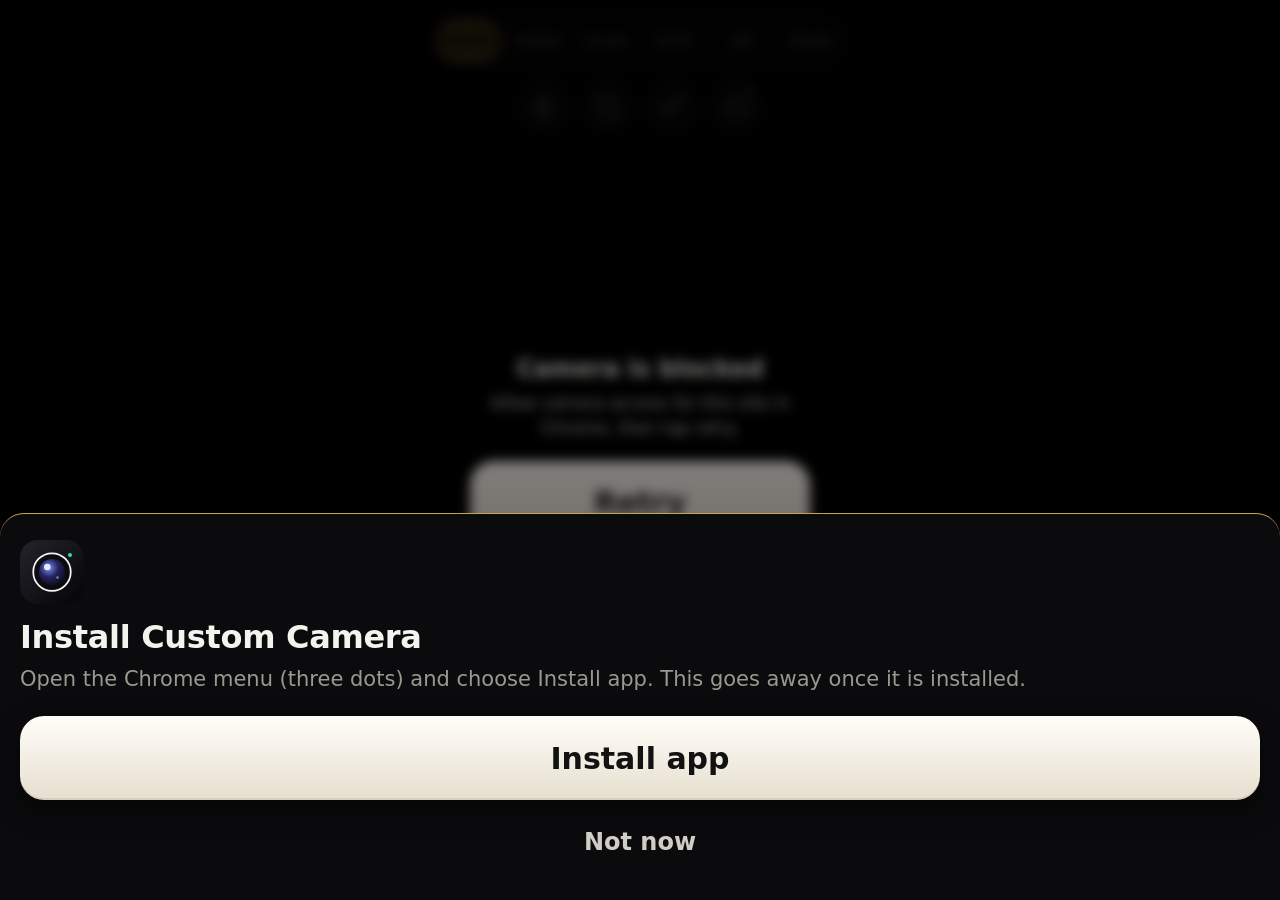
<file: index.html>
<!doctype html>
<html lang="en">
<head>
<meta charset="utf-8">
<meta name="viewport" content="width=device-width,initial-scale=1,viewport-fit=cover,user-scalable=no">
<meta name="theme-color" content="#000000">
<meta name="mobile-web-app-capable" content="yes">
<meta name="apple-mobile-web-app-capable" content="yes">
<link rel="manifest" href="manifest.webmanifest">
<link rel="icon" href="icons/icon.svg" type="image/svg+xml">
<link rel="apple-touch-icon" href="icons/icon-192.png">
<title>Custom Camera</title>
<link rel="stylesheet" href="styles.css">
</head>
<body data-mode="photo">

<svg width="0" height="0" style="position:absolute" aria-hidden="true">
  <symbol id="i-flash" viewBox="0 0 24 24"><path d="M13 2L4 14h7l-1 8 9-12h-7z"/></symbol>
  <symbol id="i-flip" viewBox="0 0 24 24"><path d="M20 11a8 8 0 0 0-14-4M4 4v4h4M4 13a8 8 0 0 0 14 4M20 20v-4h-4"/></symbol>
  <symbol id="i-sun" viewBox="0 0 24 24"><circle cx="12" cy="12" r="4"/><path d="M12 2v2M12 20v2M4.9 4.9l1.4 1.4M17.7 17.7l1.4 1.4M2 12h2M20 12h2M4.9 19.1l1.4-1.4M17.7 6.3l1.4-1.4"/></symbol>
  <symbol id="i-moon" viewBox="0 0 24 24"><path d="M21 13A9 9 0 1 1 11 3a7 7 0 0 0 10 10z"/></symbol>
  <symbol id="i-key" viewBox="0 0 24 24"><circle cx="8" cy="15" r="4"/><path d="M11 12l9-9M17 6l3 3M14 9l2 2"/></symbol>
  <symbol id="i-cloud" viewBox="0 0 24 24"><path d="M7 18a4 4 0 0 1-.5-8A6 6 0 0 1 18 9a4.5 4.5 0 0 1-.5 9z"/></symbol>
  <symbol id="i-heart" viewBox="0 0 24 24"><path d="M12 20s-8-4.6-8-10.5A4.5 4.5 0 0 1 12 7a4.5 4.5 0 0 1 8 2.5C20 15.4 12 20 12 20z"/></symbol>
  <symbol id="i-share" viewBox="0 0 24 24"><path d="M12 15V4M8 8l4-4 4 4M5 13v5a2 2 0 0 0 2 2h10a2 2 0 0 0 2-2v-5"/></symbol>
  <symbol id="i-trash" viewBox="0 0 24 24"><path d="M4 7h16M10 11v6M14 11v6M6 7l1 12a2 2 0 0 0 2 2h6a2 2 0 0 0 2-2l1-12M9 7V4h6v3"/></symbol>
  <symbol id="i-back" viewBox="0 0 24 24"><path d="M15 5l-7 7 7 7"/></symbol>
  <symbol id="i-check" viewBox="0 0 24 24"><path d="M5 12.5l4.5 4.5L19 7"/></symbol>
  <symbol id="i-camera" viewBox="0 0 24 24"><path d="M4 8h3l1.5-2h7L17 8h3v11H4z"/><circle cx="12" cy="13" r="3.5"/></symbol>
  <symbol id="i-sparkle" viewBox="0 0 24 24"><path d="M12 3l1.8 5.2L19 10l-5.2 1.8L12 17l-1.8-5.2L5 10l5.2-1.8z"/><path d="M19 17v4M17 19h4"/></symbol>
  <symbol id="i-mic" viewBox="0 0 24 24"><rect x="9" y="3" width="6" height="11" rx="3"/><path d="M5 11a7 7 0 0 0 14 0M12 18v3"/></symbol>
  <symbol id="i-image" viewBox="0 0 24 24"><rect x="3" y="4" width="18" height="16" rx="3"/><circle cx="9" cy="10" r="1.8"/><path d="M21 16l-5-5-8 8"/></symbol>
  <symbol id="i-select" viewBox="0 0 24 24"><path d="M9 11l3 3 8-8M20 12v7a2 2 0 0 1-2 2H6a2 2 0 0 1-2-2V7a2 2 0 0 1 2-2h9"/></symbol>
  <symbol id="i-refresh" viewBox="0 0 24 24"><path d="M20 11a8 8 0 1 0-2.3 5.7M20 4v7h-7"/></symbol>
  <symbol id="i-copy" viewBox="0 0 24 24"><rect x="9" y="9" width="11" height="11" rx="2"/><path d="M5 15V6a2 2 0 0 1 2-2h8"/></symbol>
  <symbol id="i-scan" viewBox="0 0 24 24"><path d="M4 8V6a2 2 0 0 1 2-2h2M16 4h2a2 2 0 0 1 2 2v2M20 16v2a2 2 0 0 1-2 2h-2M8 20H6a2 2 0 0 1-2-2v-2M4 12h16"/></symbol>
  <symbol id="i-text" viewBox="0 0 24 24"><path d="M5 6V4h14v2M12 4v16M9 20h6"/></symbol>
  <symbol id="i-speaker" viewBox="0 0 24 24"><path d="M4 9v6h4l5 4V5L8 9z"/><path d="M16.5 8.5a5 5 0 0 1 0 7M19 6a8.5 8.5 0 0 1 0 12"/></symbol>
  <symbol id="i-stop" viewBox="0 0 24 24"><rect x="6" y="6" width="12" height="12" rx="2"/></symbol>
  <symbol id="i-pdf" viewBox="0 0 24 24"><path d="M6 3h8l5 5v13H6z"/><path d="M14 3v5h5"/></symbol>
  <symbol id="i-restore" viewBox="0 0 24 24"><path d="M4 12a8 8 0 1 1 2.3 5.7M4 5v7h7"/></symbol>
  <symbol id="i-close" viewBox="0 0 24 24"><path d="M6 6l12 12M18 6L6 18"/></symbol>
</svg>

<div id="app">
  <video id="viewfinder" autoplay muted playsinline></video>
  <canvas id="overlay"></canvas>
  <div id="touch"></div>
  <div id="focusRing"></div>
  <div id="flash"></div>

  <header id="top">
    <nav id="strip" aria-label="Modes"><div id="stripTrack"></div></nav>
    <div id="tools">
      <button id="flashBtn" class="tool" aria-label="Flash" title="Flash"><svg class="ic rot"><use href="#i-flash"/></svg></button>
      <button id="flipBtn" class="tool" aria-label="Switch camera" title="Switch camera"><svg class="ic rot"><use href="#i-flip"/></svg></button>
      <button id="keyBtn" class="tool" aria-label="AI keys" title="AI keys"><svg class="ic rot"><use href="#i-key"/></svg></button>
      <button id="cloud" class="tool" data-state="off" aria-label="Google Drive status" title="Google Drive"><svg class="ic rot"><use href="#i-cloud"/></svg><span class="dot"></span></button>
    </div>
  </header>

  <div id="recChip" hidden><span class="rdot"></span><span id="chipTime">00:00</span></div>
  <div id="zoomChip"></div>
  <div id="hint"></div>

  <div id="camError" hidden>
    <div class="card">
      <h2>Camera is blocked</h2>
      <p>Allow camera access for this site in Chrome, then tap retry.</p>
      <button id="camRetry" class="primary">Retry</button>
    </div>
  </div>

  <div id="opts">
    <button id="stampChip" class="chip" data-for="photo" aria-label="Date stamp"><svg class="ic sm"><use href="#i-check"/></svg><span id="stampTxt">Date stamp</span></button>
    <div id="fmtSeg" class="seg" data-for="scan">
      <button data-fmt="image" aria-label="Save scans as images"><svg class="ic sm"><use href="#i-image"/></svg>Image</button>
      <button data-fmt="pdf" aria-label="Combine scans into a PDF"><svg class="ic sm"><use href="#i-pdf"/></svg>PDF</button>
    </div>
    <button id="undoChip" class="chip" data-for="scan" hidden aria-label="Remove last page"><svg class="ic sm"><use href="#i-back"/></svg>Undo page</button>
  </div>

  <footer id="bottom">
    <button id="thumb" aria-label="Open gallery" title="Gallery">
      <img id="thumbImg" alt="">
      <svg class="ic ph"><use href="#i-image"/></svg>
    </button>

    <div id="action">
      <div class="mui" data-m="photo">
        <button id="shutterBtn" class="big" aria-label="Take photo"><svg class="ic"><use href="#i-camera"/></svg><span>Take photo</span></button>
      </div>

      <div class="mui" data-m="video">
        <button id="recBtn" class="big" aria-label="Record video">
          <span class="rdot big"></span>
          <span id="recLabel">Record</span>
          <span id="recTime"></span>
        </button>
      </div>

      <div class="mui" data-m="scan">
        <button id="scanBtn" class="big" aria-label="Scan page"><svg class="ic"><use href="#i-scan"/></svg><span>Scan page</span></button>
        <button id="doneBtn" class="big sq" aria-label="Finish PDF" hidden><svg class="ic"><use href="#i-check"/></svg><b id="pageCount">0</b></button>
      </div>

      <div class="mui" data-m="text">
        <button id="textBtn" class="big" aria-label="Capture text"><svg class="ic"><use href="#i-text"/></svg><span>Capture text</span></button>
      </div>

      <div class="mui" data-m="read">
        <button id="readBtn" class="big" aria-label="Read to me"><svg class="ic" id="readIc"><use href="#i-speaker"/></svg><span id="readLabel">Start reading</span></button>
      </div>

      <div class="mui" data-m="qr">
        <button id="qrPick" class="big alt" aria-label="Read a QR from a photo"><svg class="ic"><use href="#i-image"/></svg><span>From photo</span></button>
        <input id="qrFile" type="file" accept="image/*" hidden>
      </div>
    </div>
  </footer>
</div>

<section id="gallery" hidden>
  <header class="gh" id="galHead">
    <button id="galBack" class="ib" aria-label="Back"><svg class="ic"><use href="#i-back"/></svg></button>
    <h1 id="galTitle">Gallery</h1>
    <button id="galRefresh" class="ib" aria-label="Refresh"><svg class="ic"><use href="#i-refresh"/></svg></button>
  </header>
  <header class="gh sel" id="selHead" hidden>
    <button id="selCancel" class="ib" aria-label="Close selection"><svg class="ic"><use href="#i-close"/></svg></button>
    <span id="selCount">0 selected</span>
    <button id="selAll" class="ib" aria-label="Select all"><svg class="ic"><use href="#i-select"/></svg></button>
    <button id="selFav" class="ib" aria-label="Favourite"><svg class="ic"><use href="#i-heart"/></svg></button>
    <button id="selShare" class="ib" aria-label="Share"><svg class="ic"><use href="#i-share"/></svg></button>
    <button id="selRestore" class="ib" aria-label="Restore" hidden><svg class="ic"><use href="#i-restore"/></svg></button>
    <button id="selDel" class="ib" aria-label="Delete"><svg class="ic"><use href="#i-trash"/></svg></button>
  </header>
  <nav id="galTabs">
    <button data-sec="all" class="on">All</button>
    <button data-sec="fav">Favourites</button>
    <button data-sec="photo">Photos</button>
    <button data-sec="video">Videos</button>
    <button data-sec="scan">Scans</button>
    <button data-sec="text">Texts</button>
    <button data-sec="qr">QR</button>
    <button data-sec="trash">Recently deleted</button>
  </nav>
  <div id="galBody"></div>
</section>

<section id="viewer" hidden>
  <header class="vh">
    <button id="vClose" class="ib" aria-label="Back"><svg class="ic"><use href="#i-back"/></svg></button>
    <div class="vt"><div id="vTitle"></div><div id="vSub"></div></div>
    <button id="vRestore" class="ib" aria-label="Restore" hidden><svg class="ic"><use href="#i-restore"/></svg></button>
    <button id="vFav" class="ib" aria-label="Favourite"><svg class="ic"><use href="#i-heart"/></svg></button>
    <button id="vShare" class="ib" aria-label="Share"><svg class="ic"><use href="#i-share"/></svg></button>
    <button id="vDel" class="ib" aria-label="Delete"><svg class="ic"><use href="#i-trash"/></svg></button>
  </header>
  <div id="vStage"></div>
  <div id="vBar" hidden>
    <button id="vEnhance" class="big alt" hidden aria-label="Enhance photo"><svg class="ic"><use href="#i-sparkle"/></svg><span>Enhance</span></button>
    <button id="vCopy" class="big alt" hidden aria-label="Copy text"><svg class="ic"><use href="#i-copy"/></svg><span>Copy text</span></button>
    <button id="vPdf" class="big alt" hidden aria-label="Open PDF"><svg class="ic"><use href="#i-pdf"/></svg><span>Open PDF</span></button>
  </div>
  <div id="enhBar" hidden>
    <button id="enhNew" class="big" aria-label="Save as new"><span>Save as new</span></button>
    <button id="enhOver" class="big alt" aria-label="Overwrite"><span>Overwrite</span></button>
    <button id="enhCancel" class="ghost">Cancel</button>
  </div>
</section>

<section id="keys" hidden>
  <header class="gh">
    <button id="keysBack" class="ib" aria-label="Back"><svg class="ic"><use href="#i-back"/></svg></button>
    <h1><svg class="ic inl"><use href="#i-key"/></svg></h1>
  </header>
  <div class="kadd">
    <input id="keyInput" type="password" autocomplete="off" autocapitalize="off" spellcheck="false" placeholder="Paste a Google AI key" aria-label="Google AI key">
    <button id="keySave" class="ib sol" aria-label="Save key"><svg class="ic"><use href="#i-check"/></svg></button>
  </div>
  <div id="keyList"></div>
  <p class="kfoot">Keys stay on this phone. With several keys, each request uses the next one, and a failing key is skipped.</p>
</section>

<section id="onboard" hidden>
  <div class="sheet">
    <div class="logo"><img src="icons/icon.svg" alt=""></div>
    <h2 id="obTitle"></h2>
    <p id="obText"></p>
    <button id="obPrimary" class="primary"></button>
    <button id="obSecondary" class="ghost"></button>
  </div>
</section>

<section id="qrSheet" hidden>
  <div class="sheet">
    <div class="qlabel">QR code says</div>
    <div id="qrText"></div>
    <button id="qrCopy" class="primary">Copy</button>
    <button id="qrClose" class="ghost">Close</button>
  </div>
</section>

<section id="textSheet" hidden>
  <div class="sheet">
    <img id="textPrev" alt="">
    <div class="row2">
      <button id="textCopy" class="primary"><svg class="ic sm"><use href="#i-copy"/></svg>Copy</button>
      <button id="textShare" class="primary alt"><svg class="ic sm"><use href="#i-share"/></svg>Share</button>
    </div>
    <button id="textClose" class="ghost">Done</button>
  </div>
</section>

<div id="undoBar" hidden role="status"><span id="undoTxt"></span><button id="undoBtn" class="undo">Undo</button></div>

<section id="confirmSheet" hidden>
  <div class="sheet">
    <h2 id="confirmTitle">Delete forever?</h2>
    <p id="confirmText">This cannot be undone.</p>
    <button id="confirmYes" class="primary">Delete forever</button>
    <button id="confirmNo" class="ghost">Cancel</button>
  </div>
</section>

<div id="errBox" role="alert" hidden>
  <div id="errMsg"></div>
  <div id="errRaw"></div>
  <button id="errClose" class="primary alt">Close</button>
</div>

<div id="ver">v23</div>
<div id="toast" role="status"></div>

<script src="config.js"></script>
<script src="app.js"></script>
</body>
</html>
</file>
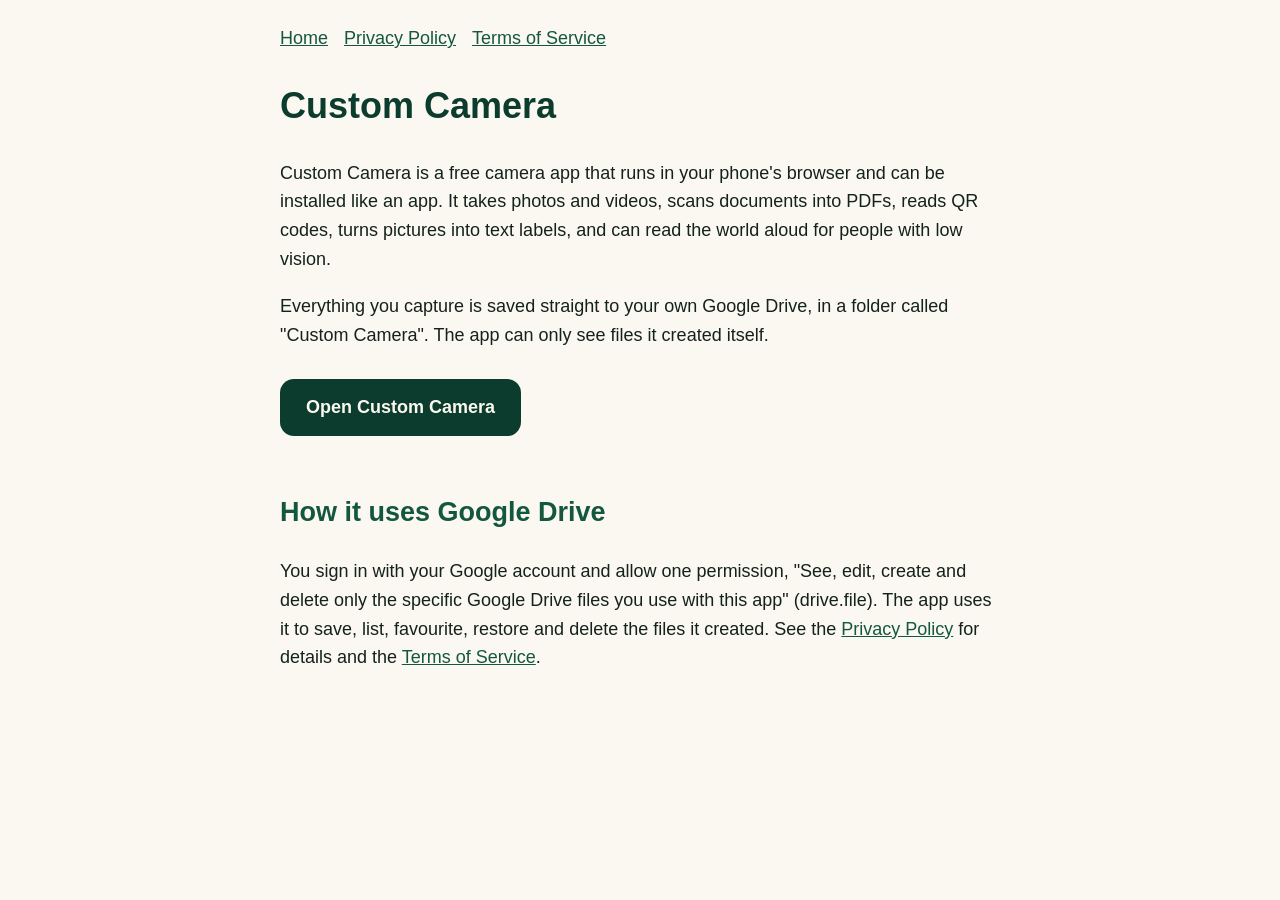
<file: home.html>
<!doctype html><html lang="en"><head><meta charset="utf-8"><meta name="viewport" content="width=device-width,initial-scale=1"><title>Custom Camera</title><style>body{font:18px/1.6 -apple-system,Segoe UI,Roboto,sans-serif;max-width:720px;margin:0 auto;padding:24px 16px;background:#FBF8F2;color:#14221c}h1{color:#0C3C2D}h2{color:#14573F;margin-top:1.6em}a{color:#14573F}.btn{display:inline-block;background:#0C3C2D;color:#FBF8F2;padding:14px 26px;border-radius:14px;text-decoration:none;font-weight:700;margin:12px 0}nav a{margin-right:16px}</style></head><body><nav><a href="home.html">Home</a><a href="privacy.html">Privacy Policy</a><a href="terms.html">Terms of Service</a></nav><h1>Custom Camera</h1>
<p>Custom Camera is a free camera app that runs in your phone's browser and can be installed like an app. It takes photos and videos, scans documents into PDFs, reads QR codes, turns pictures into text labels, and can read the world aloud for people with low vision.</p>
<p>Everything you capture is saved straight to your own Google Drive, in a folder called "Custom Camera". The app can only see files it created itself.</p>
<a class="btn" href="./">Open Custom Camera</a>
<h2>How it uses Google Drive</h2>
<p>You sign in with your Google account and allow one permission, "See, edit, create and delete only the specific Google Drive files you use with this app" (drive.file). The app uses it to save, list, favourite, restore and delete the files it created. See the <a href="privacy.html">Privacy Policy</a> for details and the <a href="terms.html">Terms of Service</a>.</p>
</body></html>
</file>
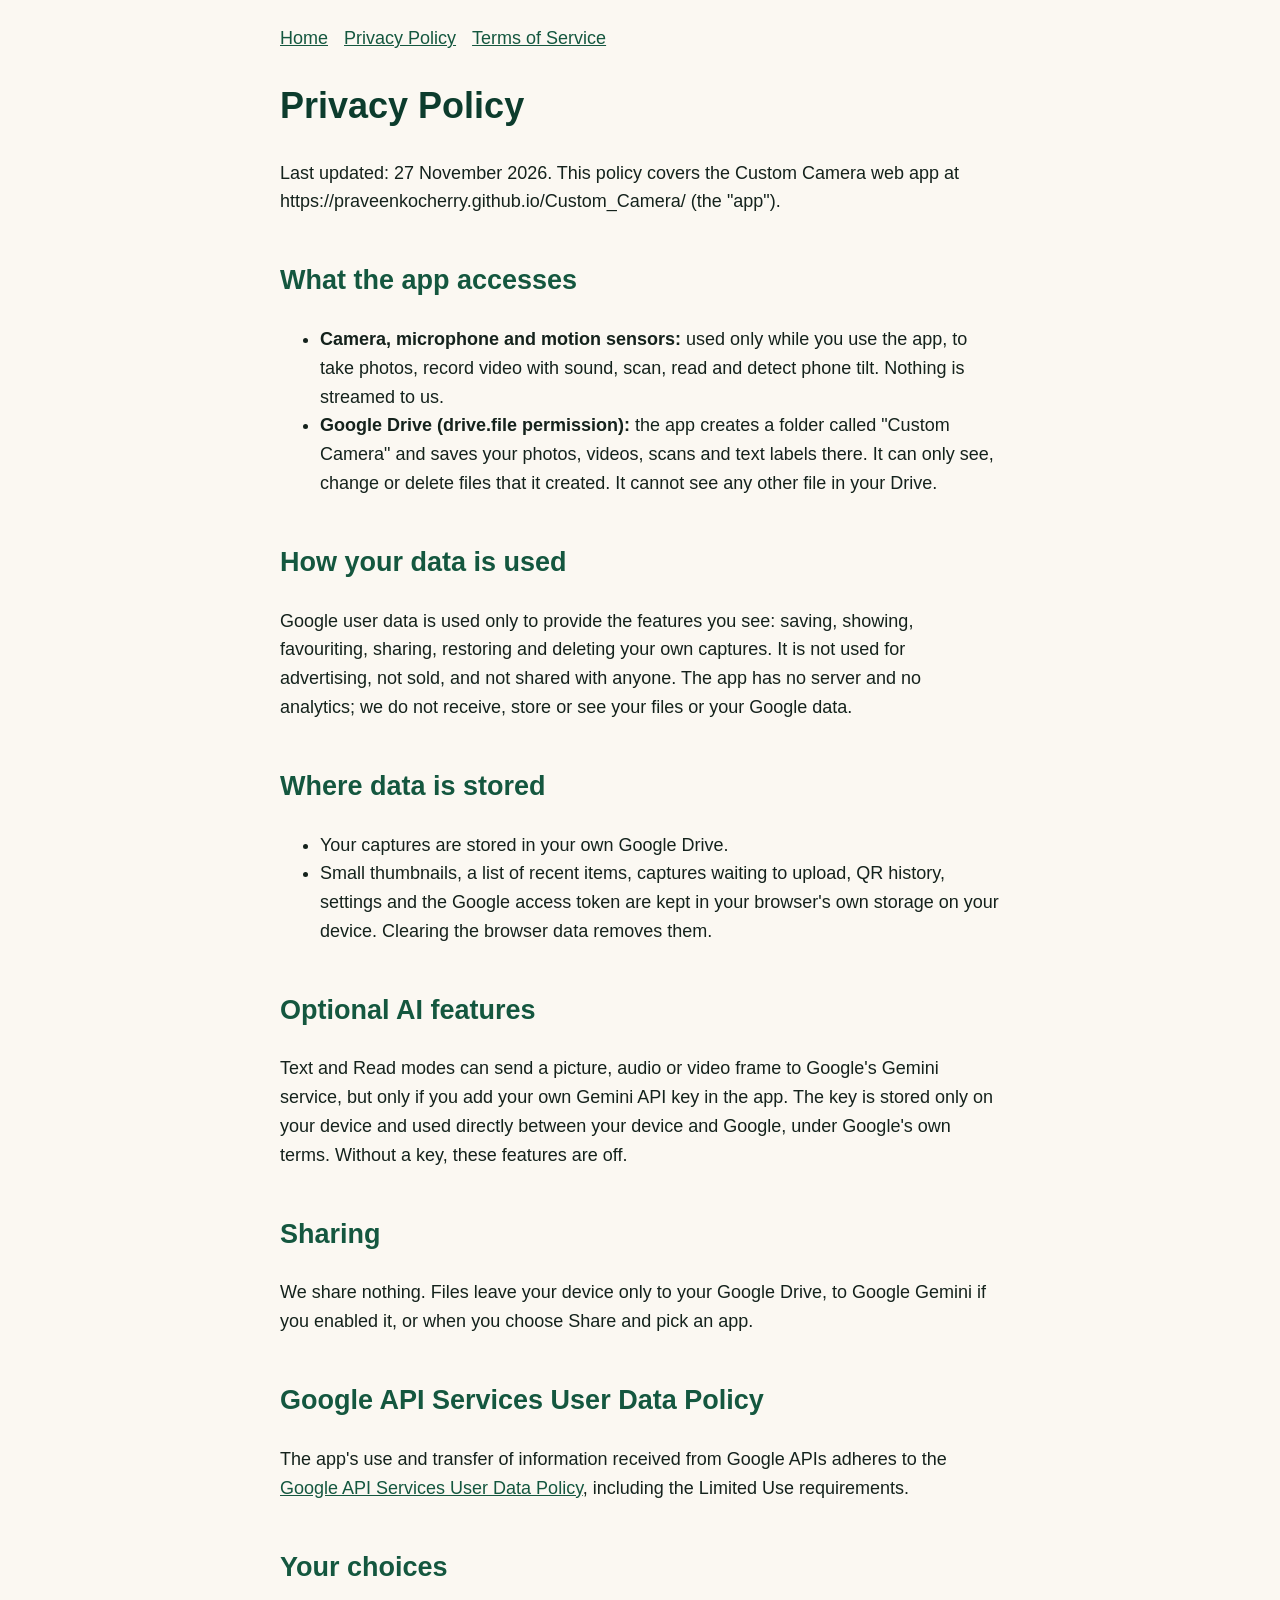
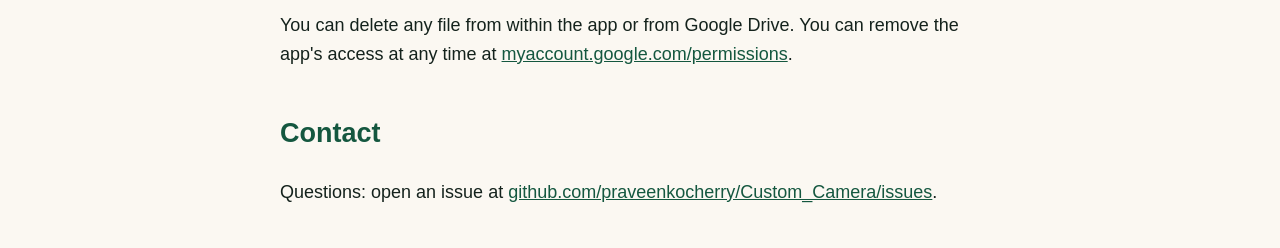
<file: privacy.html>
<!doctype html><html lang="en"><head><meta charset="utf-8"><meta name="viewport" content="width=device-width,initial-scale=1"><title>Custom Camera Privacy Policy</title><style>body{font:18px/1.6 -apple-system,Segoe UI,Roboto,sans-serif;max-width:720px;margin:0 auto;padding:24px 16px;background:#FBF8F2;color:#14221c}h1{color:#0C3C2D}h2{color:#14573F;margin-top:1.6em}a{color:#14573F}.btn{display:inline-block;background:#0C3C2D;color:#FBF8F2;padding:14px 26px;border-radius:14px;text-decoration:none;font-weight:700;margin:12px 0}nav a{margin-right:16px}</style></head><body><nav><a href="home.html">Home</a><a href="privacy.html">Privacy Policy</a><a href="terms.html">Terms of Service</a></nav><h1>Privacy Policy</h1>
<p>Last updated: 27 November 2026. This policy covers the Custom Camera web app at https://praveenkocherry.github.io/Custom_Camera/ (the "app").</p>
<h2>What the app accesses</h2>
<ul><li><b>Camera, microphone and motion sensors:</b> used only while you use the app, to take photos, record video with sound, scan, read and detect phone tilt. Nothing is streamed to us.</li>
<li><b>Google Drive (drive.file permission):</b> the app creates a folder called "Custom Camera" and saves your photos, videos, scans and text labels there. It can only see, change or delete files that it created. It cannot see any other file in your Drive.</li></ul>
<h2>How your data is used</h2>
<p>Google user data is used only to provide the features you see: saving, showing, favouriting, sharing, restoring and deleting your own captures. It is not used for advertising, not sold, and not shared with anyone. The app has no server and no analytics; we do not receive, store or see your files or your Google data.</p>
<h2>Where data is stored</h2>
<ul><li>Your captures are stored in your own Google Drive.</li>
<li>Small thumbnails, a list of recent items, captures waiting to upload, QR history, settings and the Google access token are kept in your browser's own storage on your device. Clearing the browser data removes them.</li></ul>
<h2>Optional AI features</h2>
<p>Text and Read modes can send a picture, audio or video frame to Google's Gemini service, but only if you add your own Gemini API key in the app. The key is stored only on your device and used directly between your device and Google, under Google's own terms. Without a key, these features are off.</p>
<h2>Sharing</h2>
<p>We share nothing. Files leave your device only to your Google Drive, to Google Gemini if you enabled it, or when you choose Share and pick an app.</p>
<h2>Google API Services User Data Policy</h2>
<p>The app's use and transfer of information received from Google APIs adheres to the <a href="https://developers.google.com/terms/api-services-user-data-policy#limited-use">Google API Services User Data Policy</a>, including the Limited Use requirements.</p>
<h2>Your choices</h2>
<p>You can delete any file from within the app or from Google Drive. You can remove the app's access at any time at <a href="https://myaccount.google.com/permissions">myaccount.google.com/permissions</a>.</p>
<h2>Contact</h2>
<p>Questions: open an issue at <a href="https://github.com/praveenkocherry/Custom_Camera/issues">github.com/praveenkocherry/Custom_Camera/issues</a>.</p>
</body></html>
</file>
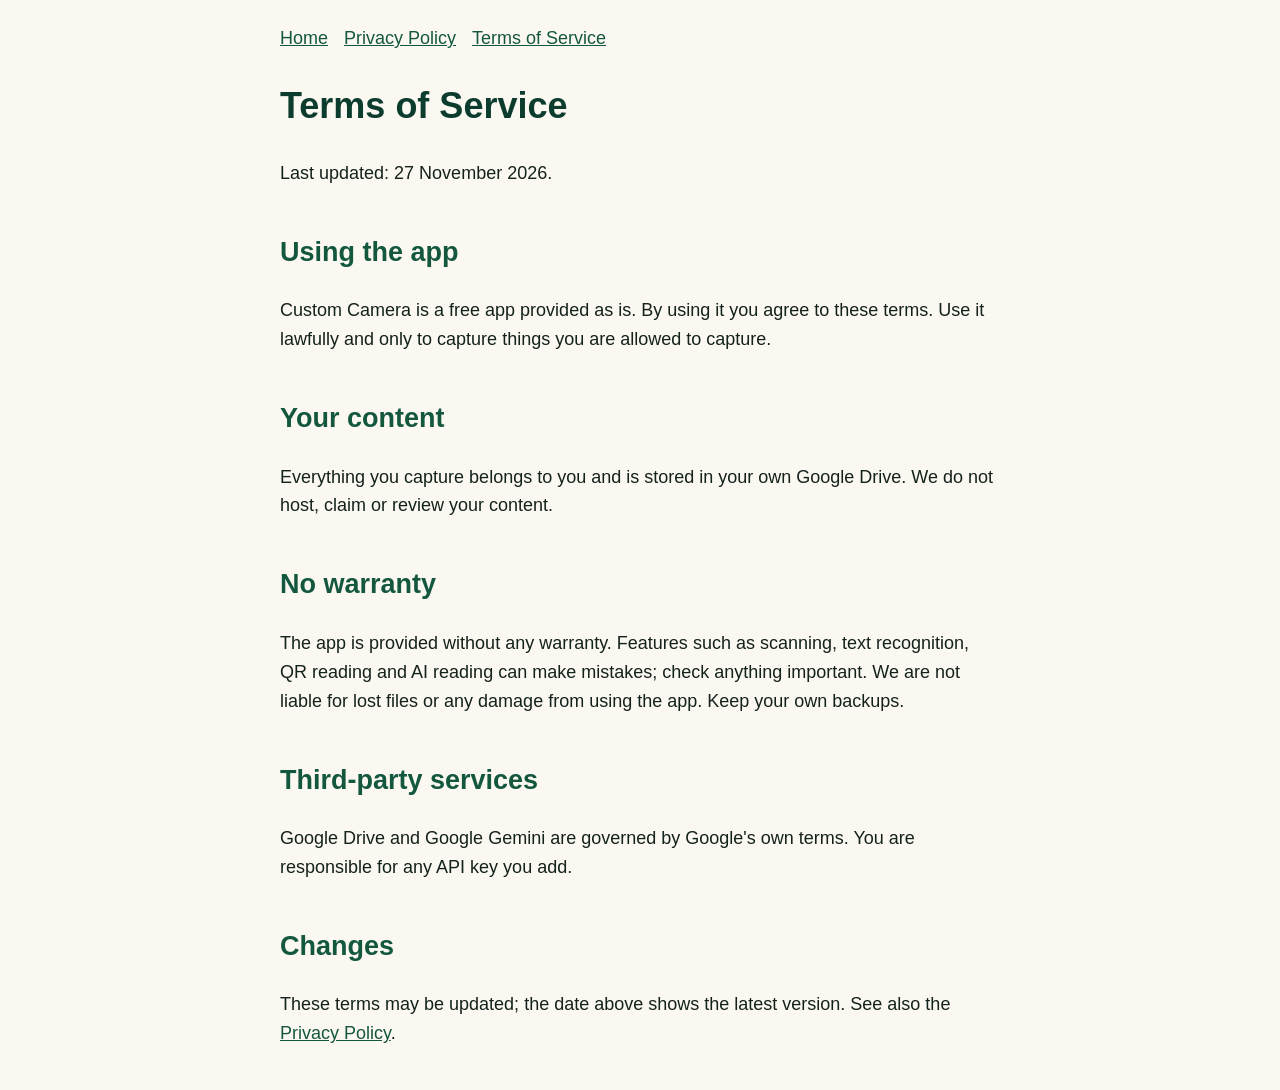
<file: terms.html>
<!doctype html><html lang="en"><head><meta charset="utf-8"><meta name="viewport" content="width=device-width,initial-scale=1"><title>Custom Camera Terms of Service</title><style>body{font:18px/1.6 -apple-system,Segoe UI,Roboto,sans-serif;max-width:720px;margin:0 auto;padding:24px 16px;background:#FBF8F2;color:#14221c}h1{color:#0C3C2D}h2{color:#14573F;margin-top:1.6em}a{color:#14573F}.btn{display:inline-block;background:#0C3C2D;color:#FBF8F2;padding:14px 26px;border-radius:14px;text-decoration:none;font-weight:700;margin:12px 0}nav a{margin-right:16px}</style></head><body><nav><a href="home.html">Home</a><a href="privacy.html">Privacy Policy</a><a href="terms.html">Terms of Service</a></nav><h1>Terms of Service</h1>
<p>Last updated: 27 November 2026.</p>
<h2>Using the app</h2>
<p>Custom Camera is a free app provided as is. By using it you agree to these terms. Use it lawfully and only to capture things you are allowed to capture.</p>
<h2>Your content</h2>
<p>Everything you capture belongs to you and is stored in your own Google Drive. We do not host, claim or review your content.</p>
<h2>No warranty</h2>
<p>The app is provided without any warranty. Features such as scanning, text recognition, QR reading and AI reading can make mistakes; check anything important. We are not liable for lost files or any damage from using the app. Keep your own backups.</p>
<h2>Third-party services</h2>
<p>Google Drive and Google Gemini are governed by Google's own terms. You are responsible for any API key you add.</p>
<h2>Changes</h2>
<p>These terms may be updated; the date above shows the latest version. See also the <a href="privacy.html">Privacy Policy</a>.</p>
</body></html>
</file>
<file: styles.css>
:root {
  --ev: #0C3C2D; --ev2: #14573F; --gold: #C9A24B; --ivory: #FBF8F2;
  --bg: #0b0b0d; --fg: #f5f3ee; --card: #17171b; --mute: #9a998f; --line: rgba(255,255,255,.12);
  --glass: rgba(14,14,16,.58);
  --safe-t: env(safe-area-inset-top, 0px); --safe-b: env(safe-area-inset-bottom, 0px);
  --ease: cubic-bezier(.2,.8,.2,1); --rot: 0deg;
}
html[data-theme="light"] { --bg: #FBF8F2; --fg: #0C3C2D; --card: #ffffff; --mute: #6b6a60; --line: rgba(12,60,45,.16); }

* { box-sizing: border-box; -webkit-tap-highlight-color: transparent; }
html, body { margin: 0; height: 100%; background: #000; color: var(--fg); overflow: hidden; overscroll-behavior: none;
  font-family: ui-sans-serif, system-ui, -apple-system, "Segoe UI", Roboto, "Helvetica Neue", Arial, sans-serif; }
button { font: inherit; color: inherit; border: 0; background: none; cursor: pointer; }
input { font: inherit; }
[hidden] { display: none !important; }
.ic { width: 26px; height: 26px; fill: none; stroke: currentColor; stroke-width: 2; stroke-linecap: round; stroke-linejoin: round; flex: none; }
.ic.sm { width: 20px; height: 20px; }
.ic.inl { width: 28px; height: 28px; vertical-align: middle; }
.ic.rot { transform: rotate(var(--rot)); transition: transform .3s var(--ease); }

#app { position: fixed; inset: 0; background: #000; color: #f5f3ee; }
#viewfinder { position: absolute; inset: 0; width: 100%; height: 100%; object-fit: cover; background: #000; transform-origin: 50% 50%; }
#overlay { position: absolute; inset: 0; width: 100%; height: 100%; pointer-events: none; }
#touch { position: absolute; inset: 0; touch-action: none; }

#focusRing { position: absolute; width: 78px; height: 78px; margin: -39px 0 0 -39px; border: 2px solid var(--gold); border-radius: 50%; opacity: 0; pointer-events: none; }
#focusRing.go { animation: ring 1.1s var(--ease) both; }
@keyframes ring { 0% { opacity: 0; transform: scale(1.5); } 15% { opacity: 1; } 35% { transform: scale(1); } 80% { opacity: 1; } 100% { opacity: 0; transform: scale(.94); } }
#flash { position: absolute; inset: 0; background: #fff; opacity: 0; pointer-events: none; }
#flash.go { animation: flash .28s ease-out; }
@keyframes flash { 0% { opacity: .85; } 100% { opacity: 0; } }

/* top: mode strip + tools */
#top { position: absolute; top: 0; left: 0; right: 0; padding: calc(var(--safe-t) + 12px) 12px 26px; display: flex; flex-direction: column; align-items: center; gap: 10px;
  background: linear-gradient(to bottom, rgba(0,0,0,.6), transparent); pointer-events: none; }
#top > * { pointer-events: auto; }
#strip { position: relative; width: min(100%, 420px); height: 54px; overflow: hidden; border-radius: 999px; background: var(--glass); border: 1px solid rgba(255,255,255,.16);
  -webkit-backdrop-filter: blur(22px) saturate(1.4); backdrop-filter: blur(22px) saturate(1.4); }
#stripTrack { display: grid; grid-template-columns: repeat(6, 1fr); gap: 2px; padding: 5px; }
#stripTrack button { min-width: 0; height: 42px; padding: 0; border-radius: 999px; border: 1.5px solid transparent; font-size: 12.5px; font-weight: 650; letter-spacing: .04em; text-transform: uppercase; color: rgba(255,255,255,.66); transition: color .25s, background .25s, border-color .25s; }
#stripTrack button.on { background: var(--ev); border-color: var(--gold); color: var(--ivory); }

#tools { display: flex; gap: 10px; justify-content: center; }
.tool { position: relative; width: 46px; height: 46px; border-radius: 50%; display: grid; place-items: center; color: #f5f3ee; background: var(--glass); border: 1px solid rgba(255,255,255,.16);
  -webkit-backdrop-filter: blur(18px); backdrop-filter: blur(18px); }
.tool.on { background: var(--ev); border-color: var(--gold); }
.tool[hidden] { display: none; }
.tool .dot { position: absolute; right: 7px; top: 7px; width: 9px; height: 9px; border-radius: 50%; background: #ff6b6b; border: 1.5px solid #0b0b0d; }
.tool[data-state="ok"] .dot { background: #4be0a4; }
.tool[data-state="wait"] .dot { background: #ffd166; }

#recChip { position: absolute; top: calc(var(--safe-t) + 150px); left: 50%; transform: translateX(-50%); display: flex; align-items: center; gap: 8px; padding: 8px 16px; border-radius: 999px; background: rgba(0,0,0,.55); font-variant-numeric: tabular-nums; font-weight: 700; font-size: 16px; }
.rdot { width: 11px; height: 11px; border-radius: 50%; background: #ff453a; flex: none; }
body.recording:not(.paused) #recChip .rdot { animation: blink 1s infinite; }
@keyframes blink { 50% { opacity: .25; } }
#zoomChip { position: absolute; top: 46%; left: 50%; transform: translate(-50%, 0); padding: 8px 16px; border-radius: 999px; background: rgba(0,0,0,.55); font-weight: 700; font-size: 17px; opacity: 0; pointer-events: none; transition: opacity .3s; }
#zoomChip.show { opacity: 1; }
#hint { position: absolute; left: 50%; top: 38%; transform: translate(-50%, 8px); padding: 12px 20px; border-radius: 16px; max-width: 80%; text-align: center; font-size: 16px; font-weight: 600; background: rgba(0,0,0,.6); opacity: 0; pointer-events: none; transition: opacity .35s, transform .35s var(--ease); }
#hint.show { opacity: 1; transform: translate(-50%, 0); }

/* mode options row */
#opts { position: absolute; left: 0; right: 0; bottom: calc(var(--safe-b) + 128px); display: flex; gap: 10px; justify-content: center; padding: 0 12px; }
#opts > [data-for] { display: none; }
body[data-mode="photo"] #opts > [data-for="photo"] { display: inline-flex; }
body[data-mode="scan"] #opts > [data-for="scan"] { display: inline-flex; }
body[data-mode="scan"] #opts > #undoChip[hidden] { display: none; }
.chip, .seg button { height: 42px; padding: 0 16px; border-radius: 999px; display: inline-flex; align-items: center; gap: 8px; font-size: 14.5px; font-weight: 650; color: #f5f3ee; background: var(--glass); border: 1px solid rgba(255,255,255,.18);
  -webkit-backdrop-filter: blur(18px); backdrop-filter: blur(18px); }
.chip.on, .seg button.on { background: var(--ev); border-color: var(--gold); color: var(--ivory); }
.seg { display: inline-flex; gap: 6px; }

/* bottom */
#bottom { position: absolute; left: 0; right: 0; bottom: 0; display: flex; align-items: center; gap: 12px; padding: 40px 14px calc(var(--safe-b) + 16px); background: linear-gradient(to top, rgba(0,0,0,.66), transparent); }
#thumb { position: relative; flex: none; width: 80px; height: 80px; border-radius: 20px; overflow: hidden; display: grid; place-items: center; background: var(--glass); border: 1.5px solid var(--gold); box-shadow: 0 8px 22px rgba(0,0,0,.45); color: #f5f3ee; transition: transform .2s var(--ease); }
#thumb:active { transform: scale(.94); }
#thumb img { position: absolute; inset: 0; width: 100%; height: 100%; object-fit: cover; display: none; }
#thumb.has img { display: block; }
#thumb .ph { opacity: .85; }
#thumb.has .ph { display: none; }

#action { position: relative; flex: 1; min-width: 0; height: 80px; }
.mui { position: absolute; inset: 0; display: none; gap: 10px; }
body[data-mode="photo"] .mui[data-m="photo"], body[data-mode="video"] .mui[data-m="video"], body[data-mode="scan"] .mui[data-m="scan"],
body[data-mode="text"] .mui[data-m="text"], body[data-mode="read"] .mui[data-m="read"], body[data-mode="qr"] .mui[data-m="qr"] { display: flex; }

.big { flex: 1; min-width: 0; white-space: nowrap; height: 80px; display: flex; align-items: center; justify-content: center; gap: 12px; padding: 0 16px; border-radius: 20px; font-size: 19px; font-weight: 700; letter-spacing: .01em;
  color: var(--ivory); background: linear-gradient(180deg, var(--ev2), var(--ev)); border: 1.5px solid var(--gold); box-shadow: 0 12px 28px rgba(0,0,0,.45), inset 0 1px 0 rgba(255,255,255,.14);
  transition: transform .15s var(--ease), opacity .2s; }
.big:active { transform: scale(.975); }
.big.alt { background: var(--glass); border-color: rgba(255,255,255,.3); color: #f5f3ee; -webkit-backdrop-filter: blur(18px); backdrop-filter: blur(18px); }
.big.sq { flex: none; width: 80px; padding: 0; position: relative; }
.big .ic { width: 28px; height: 28px; }
.big b { position: absolute; top: 6px; right: 8px; font-size: 13px; min-width: 22px; height: 22px; border-radius: 11px; display: grid; place-items: center; background: var(--gold); color: var(--ev); }
body.busy .big { opacity: .6; pointer-events: none; }

.rdot.big { width: 18px; height: 18px; background: #fff; border-radius: 50%; flex: none; }
#recTime { margin-left: auto; font-variant-numeric: tabular-nums; font-size: 24px; font-weight: 800; }
body.recording #recBtn { justify-content: flex-start; background: rgba(14,14,16,.82); border-color: #ff453a; }
body.recording #recBtn .rdot.big { background: #ff453a; animation: blink 1s infinite; }
body.paused #recBtn { border-color: #ffd166; }
body.paused #recBtn .rdot.big { background: #ffd166; animation: none; border-radius: 4px; }
body.speaking #readBtn { background: rgba(14,14,16,.82); }

/* sheets */
#onboard, #qrSheet, #textSheet { position: fixed; inset: 0; z-index: 30; display: flex; align-items: flex-end; background: rgba(0,0,0,.5); -webkit-backdrop-filter: blur(6px); backdrop-filter: blur(6px); }
.sheet { width: 100%; padding: 26px 20px calc(var(--safe-b) + 24px); background: var(--bg); color: var(--fg); border-radius: 24px 24px 0 0; border-top: 1px solid var(--gold); animation: up .45s var(--ease); max-height: 92vh; overflow: auto; }
@keyframes up { from { transform: translateY(40px); opacity: 0; } }
.sheet .logo img { width: 64px; height: 64px; border-radius: 18px; display: block; margin-bottom: 14px; }
.sheet h2 { margin: 0 0 8px; font-size: 26px; letter-spacing: -.01em; }
.sheet p { margin: 0 0 22px; font-size: 17px; line-height: 1.45; color: var(--mute); }
.primary { display: flex; align-items: center; justify-content: center; gap: 10px; width: 100%; height: 64px; border-radius: 20px; font-size: 19px; font-weight: 700; background: linear-gradient(180deg, var(--ev2), var(--ev)); color: var(--ivory); border: 1.5px solid var(--gold); }
.primary.alt { background: transparent; color: var(--fg); border-color: var(--line); }
.ghost { display: block; width: 100%; height: 52px; margin-top: 8px; border-radius: 16px; font-size: 16px; font-weight: 600; color: var(--mute); }
.qlabel { font-size: 13px; letter-spacing: .12em; text-transform: uppercase; color: var(--mute); margin-bottom: 10px; }
#qrText { font-size: 20px; line-height: 1.4; word-break: break-word; max-height: 40vh; overflow: auto; margin-bottom: 22px; }
#textPrev { display: block; width: 100%; max-height: 52vh; object-fit: contain; border-radius: 12px; margin-bottom: 16px; background: var(--card); }
.row2 { display: flex; gap: 10px; }

#camError { position: absolute; inset: 0; display: grid; place-items: center; padding: 24px; background: rgba(0,0,0,.8); z-index: 5; }
#camError .card { max-width: 340px; text-align: center; }
#camError h2 { margin: 0 0 8px; font-size: 24px; }
#camError p { color: #c9c9d1; font-size: 17px; line-height: 1.45; margin: 0 0 20px; }

#toast { position: fixed; left: 50%; bottom: calc(var(--safe-b) + 214px); transform: translate(-50%, 12px); z-index: 60; max-width: 86%; padding: 13px 20px; border-radius: 14px;
  background: var(--ivory); color: var(--ev); border: 1px solid var(--gold); font-size: 16px; font-weight: 650; text-align: center; opacity: 0; pointer-events: none; transition: opacity .3s, transform .3s var(--ease); }
#toast.show { opacity: 1; transform: translate(-50%, 0); }

/* gallery, viewer, keys */
#gallery, #viewer, #keys { position: fixed; inset: 0; z-index: 20; background: var(--bg); color: var(--fg); display: flex; flex-direction: column; }
#viewer { z-index: 25; background: #000; color: #f5f3ee; }
#keys { z-index: 28; }
.gh, .vh { display: flex; align-items: center; gap: 4px; padding: calc(var(--safe-t) + 10px) 8px 8px; }
.gh h1 { flex: 1; margin: 0; font-size: 22px; letter-spacing: -.01em; }
.ib { width: 48px; height: 48px; border-radius: 50%; display: grid; place-items: center; flex: none; }
.ib:active { background: var(--line); }
.ib.sol { background: var(--ev); border: 1.5px solid var(--gold); color: var(--ivory); border-radius: 14px; }
#galTabs { display: flex; gap: 8px; padding: 4px 12px 10px; overflow-x: auto; scrollbar-width: none; }
#galTabs::-webkit-scrollbar { display: none; }
#galTabs button { flex: none; height: 42px; padding: 0 18px; border-radius: 999px; font-size: 15px; font-weight: 650; color: var(--mute); background: var(--card); border: 1px solid var(--line); }
#galTabs button.on { background: var(--ev); color: var(--ivory); border-color: var(--gold); }
#galBody { flex: 1; overflow-y: auto; padding: 0 0 calc(var(--safe-b) + 90px); -webkit-overflow-scrolling: touch; }
.yr { margin: 22px 14px 0; font-size: 30px; letter-spacing: -.02em; }
.mo { margin: 4px 14px 0; font-size: 15px; letter-spacing: .12em; text-transform: uppercase; color: var(--mute); font-weight: 650; }
.dy { margin: 14px 14px 8px; font-size: 16px; font-weight: 650; }
.grid { display: grid; grid-template-columns: repeat(4, 1fr); gap: 3px; padding: 0 3px; }
.cell { position: relative; aspect-ratio: 1; background: var(--card); overflow: hidden; border-radius: 6px; }
.cell img { width: 100%; height: 100%; object-fit: cover; display: block; }
.cell.sel { outline: 3px solid var(--gold); outline-offset: -3px; }
.badge { position: absolute; font-size: 11px; font-weight: 800; padding: 3px 6px; border-radius: 8px; background: rgba(0,0,0,.62); color: #fff; }
.badge.play { right: 5px; bottom: 5px; }
.badge.wait { left: 5px; top: 5px; color: #ffd166; }
.badge.fav { right: 4px; top: 4px; padding: 2px; background: none; color: #ff6b81; }
.badge.fav .ic { width: 16px; height: 16px; fill: currentColor; }
.badge.chk { left: 5px; top: 5px; width: 24px; height: 24px; border-radius: 50%; padding: 0; display: grid; place-items: center; background: rgba(0,0,0,.5); border: 2px solid #fff; }
.cell.sel .badge.chk { background: var(--ev); border-color: var(--gold); }
.empty { padding: 60px 24px; text-align: center; color: var(--mute); font-size: 17px; line-height: 1.5; }
.qrow { display: block; width: calc(100% - 24px); margin: 8px 12px; padding: 14px 16px; border-radius: 14px; text-align: left; background: var(--card); border: 1px solid var(--line); }
.qrow .qt { font-size: 16px; font-weight: 600; word-break: break-all; display: -webkit-box; -webkit-line-clamp: 2; -webkit-box-orient: vertical; overflow: hidden; }
.qrow .qd { margin-top: 4px; font-size: 13px; color: var(--mute); }
#selBar { position: absolute; left: 12px; right: 12px; bottom: calc(var(--safe-b) + 14px); height: 64px; display: flex; align-items: center; gap: 4px; padding: 0 8px; border-radius: 20px; background: var(--ev); color: var(--ivory); border: 1.5px solid var(--gold); box-shadow: 0 12px 30px rgba(0,0,0,.4); }
#selCount { flex: 1; font-weight: 700; font-size: 16px; }
#selDel.arm { background: #ff453a; }

.vh { position: absolute; top: 0; left: 0; right: 0; z-index: 2; background: linear-gradient(to bottom, rgba(0,0,0,.72), transparent); padding-bottom: 22px; }
.vt { flex: 1; min-width: 0; padding-left: 4px; }
#vTitle { font-size: 16px; font-weight: 700; }
#vSub { font-size: 12.5px; color: #a9a99f; white-space: nowrap; overflow: hidden; text-overflow: ellipsis; }
#vStage { flex: 1; display: grid; place-items: center; overflow: hidden; position: relative; }
#vStage img, #vStage video { max-width: 100%; max-height: 100%; width: 100%; height: 100%; object-fit: contain; }
#vStage img.pdfprev { width: auto; height: auto; max-width: 86%; max-height: 80%; border-radius: 6px; box-shadow: 0 10px 40px rgba(0,0,0,.6); }
#vFav.on .ic { fill: #ff6b81; stroke: #ff6b81; }
#vBar, #enhBar { position: absolute; left: 14px; right: 14px; bottom: calc(var(--safe-b) + 16px); display: flex; gap: 10px; z-index: 3; }
#enhBar { flex-wrap: wrap; }
#enhBar .ghost { color: #c9c9d1; margin-top: 0; }
.spin { width: 36px; height: 36px; border-radius: 50%; border: 3px solid rgba(255,255,255,.2); border-top-color: var(--gold); animation: spin .8s linear infinite; }
@keyframes spin { to { transform: rotate(360deg); } }
#vDel.arm { background: #ff453a; }

.kadd { display: flex; gap: 10px; padding: 8px 14px 14px; }
.kadd input { flex: 1; min-width: 0; height: 56px; padding: 0 16px; border-radius: 14px; background: var(--card); color: var(--fg); border: 1px solid var(--line); font-size: 17px; }
.kadd .ib { width: 56px; height: 56px; }
#keyList { padding: 0 14px; display: flex; flex-direction: column; gap: 8px; }
.krow { display: flex; align-items: center; gap: 4px; padding: 6px 6px 6px 16px; border-radius: 14px; background: var(--card); border: 1px solid var(--line); }
.krow code { flex: 1; font-size: 17px; letter-spacing: .12em; }
.kfoot { margin: 18px 18px; color: var(--mute); font-size: 14px; line-height: 1.5; }

@media (min-width: 560px) { .grid { grid-template-columns: repeat(6, 1fr); } }
@media (prefers-reduced-motion: reduce) { * { animation-duration: .01ms !important; transition-duration: .01ms !important; } }

#thumb.pulse { animation: pulse .7s var(--ease); }
@keyframes pulse { 0% { transform: scale(1); box-shadow: 0 0 0 0 rgba(201,162,75,.8); } 40% { transform: scale(1.1); box-shadow: 0 0 0 14px rgba(201,162,75,0); } 100% { transform: scale(1); } }

#errBox { position: fixed; left: 12px; right: 12px; bottom: calc(var(--safe-b) + 112px); z-index: 70; padding: 20px; border-radius: 20px; background: var(--ivory); color: var(--ev); border: 1.5px solid var(--gold); box-shadow: 0 16px 40px rgba(0,0,0,.5); }
#errMsg { font-size: 22px; font-weight: 700; line-height: 1.35; margin-bottom: 8px; }
#errRaw { font-size: 14px; color: #6b6a60; margin-bottom: 14px; word-break: break-word; }
#errBox .primary.alt { color: var(--ev); border-color: var(--ev); height: 56px; }

#vStage img.pv { filter: blur(8px); transform: scale(1.02); }
.spin.sm { position: absolute; width: 28px; height: 28px; right: 18px; bottom: 110px; }

.gh.sel { background: var(--ev); color: var(--ivory); border-bottom: 1.5px solid var(--gold); }
.gh.sel #selCount { flex: 1; font-size: 19px; font-weight: 700; padding-left: 6px; }
.gh.sel .ib:active { background: rgba(255,255,255,.18); }
.cell, .cell img { -webkit-user-select: none; user-select: none; -webkit-touch-callout: none; }
.yr { font-size: 34px; } .mo { font-size: 16px; } .dy { font-size: 18px; }
#galTabs button { height: 48px; font-size: 17px; padding: 0 20px; }
.qrow .qt { font-size: 18px; } .qrow .qd { font-size: 14px; }
#vTitle { font-size: 18px; } #vSub { font-size: 14px; }
#undoBar { position: fixed; left: 12px; right: 12px; bottom: calc(var(--safe-b) + 18px); z-index: 90; display: flex; align-items: center; gap: 12px; padding: 12px 12px 12px 20px; border-radius: 20px; background: var(--ev); color: var(--ivory); border: 1.5px solid var(--gold); box-shadow: 0 16px 40px rgba(0,0,0,.5); }
#undoTxt { flex: 1; font-size: 19px; font-weight: 700; }
.undo { height: 56px; padding: 0 26px; border-radius: 16px; font-size: 19px; font-weight: 800; background: var(--ivory); color: var(--ev); }
#confirmSheet { position: fixed; inset: 0; z-index: 95; display: flex; align-items: flex-end; background: rgba(0,0,0,.55); }
#confirmYes { background: linear-gradient(180deg, #b3261e, #8c1d18); border-color: #ffb4ab; color: #fff; }

/* ---- v18 dark button theme: ivory primary, graphite secondary, gold marks "active" ---- */
:root { --graphite: #1d1d21; --ink: #121212; --goldtext: #1a1405; }
.big, .primary { background: linear-gradient(180deg, #FFFDF8, #E6DFCF); color: var(--ink); border: 0; box-shadow: 0 10px 26px rgba(0,0,0,.5), inset 0 -2px 0 rgba(0,0,0,.08); }
.big { height: 96px; font-size: 32px; font-weight: 800; letter-spacing: 0; gap: 14px; border-radius: 24px; }
.big .ic { width: 38px; height: 38px; stroke-width: 2.2; }
.big.sq { width: 96px; }
.big.alt, .primary.alt { background: var(--graphite); color: #f5f3ee; border: 1.5px solid rgba(255,255,255,.28); box-shadow: none; -webkit-backdrop-filter: none; backdrop-filter: none; }
.primary { height: 84px; font-size: 30px; font-weight: 800; border-radius: 24px; }
.ghost { height: 68px; font-size: 24px; font-weight: 700; color: #cfcdc4; }
.big b { background: var(--gold); color: var(--goldtext); font-size: 15px; }
.chip, .seg button { height: 54px; padding: 0 22px; font-size: 22px; font-weight: 700; background: var(--graphite); border: 1.5px solid rgba(255,255,255,.22); -webkit-backdrop-filter: none; backdrop-filter: none; }
.chip.on, .seg button.on, .tool.on { background: var(--gold); border-color: var(--gold); color: var(--goldtext); }
#stripTrack button { font-size: 15px; font-weight: 800; color: rgba(255,255,255,.78); }
#stripTrack button.on { background: var(--gold); border-color: var(--gold); color: var(--goldtext); }
#strip { height: 58px; background: rgba(18,18,20,.82); }
#stripTrack button { height: 46px; }
#opts { bottom: calc(var(--safe-b) + 150px); }
#galTabs button { font-size: 22px; height: 56px; padding: 0 24px; background: var(--graphite); }
#galTabs button.on { background: var(--gold); color: var(--goldtext); border-color: var(--gold); }
.gh.sel { background: var(--graphite); color: #f5f3ee; border-bottom: 1.5px solid var(--gold); }
#undoBar { background: var(--graphite); border: 1.5px solid rgba(255,255,255,.3); }
#undoTxt { font-size: 24px; }
.undo { height: 64px; font-size: 24px; background: linear-gradient(180deg, #FFFDF8, #E6DFCF); color: var(--ink); }
#errBox .primary.alt { color: #f5f3ee; border-color: rgba(255,255,255,.28); height: 72px; }
.sheet h2 { font-size: 32px; } .sheet p { font-size: 21px; }
#confirmYes { color: #fff; }
#thumb { width: 96px; height: 96px; border-radius: 24px; background: var(--graphite); border: 1.5px solid rgba(255,255,255,.3); }
.tool { width: 54px; height: 54px; background: var(--graphite); border: 1.5px solid rgba(255,255,255,.26); -webkit-backdrop-filter: none; backdrop-filter: none; }
.tool .ic { width: 28px; height: 28px; }
#stripTrack button { font-size: 14px; letter-spacing: 0; }
#toast { font-size: 21px; font-weight: 700; padding: 16px 22px; background: var(--graphite) !important; color: #f5f3ee !important; border: 1.5px solid rgba(255,255,255,.3); }
#thumb { width: 84px; height: 84px; }
#toast { width: max-content; max-width: 90vw; }
.big { padding: 0 12px; }
.rdot.big { width: 30px; min-width: 30px; height: 30px; background: #e5342c; border: 4px solid #fff; box-shadow: 0 0 0 2px #e5342c; border-radius: 50%; flex: none; }
body.recording #recBtn .rdot.big { background: #e5342c; border-radius: 8px; }
#hint { font-size: 22px; font-weight: 700; padding: 14px 22px; background: rgba(18,18,20,.88); }
#zoomChip, #recChip { font-size: 22px; }
#hint { width: max-content; max-width: 88vw; }
#obSecondary:empty { display: none; }
#ver { position: fixed; left: 0; right: 0; bottom: calc(var(--safe-b) + 2px); z-index: 5; text-align: center; font-size: 12px; letter-spacing: .08em; color: rgba(255,255,255,.5); pointer-events: none; }
#gallery:not([hidden]) ~ #ver, #viewer:not([hidden]) ~ #ver { display: none; }
#bottom { padding-bottom: calc(var(--safe-b) + 28px); }
#opts { bottom: calc(var(--safe-b) + 164px); }
#ver { bottom: calc(var(--safe-b) + 6px); font-size: 13px; color: rgba(255,255,255,.6); }
#bottom { padding-bottom: calc(var(--safe-b) + 40px); }
#opts { bottom: calc(var(--safe-b) + 176px); }
#ver { bottom: calc(var(--safe-b) + 8px); }
</file>
